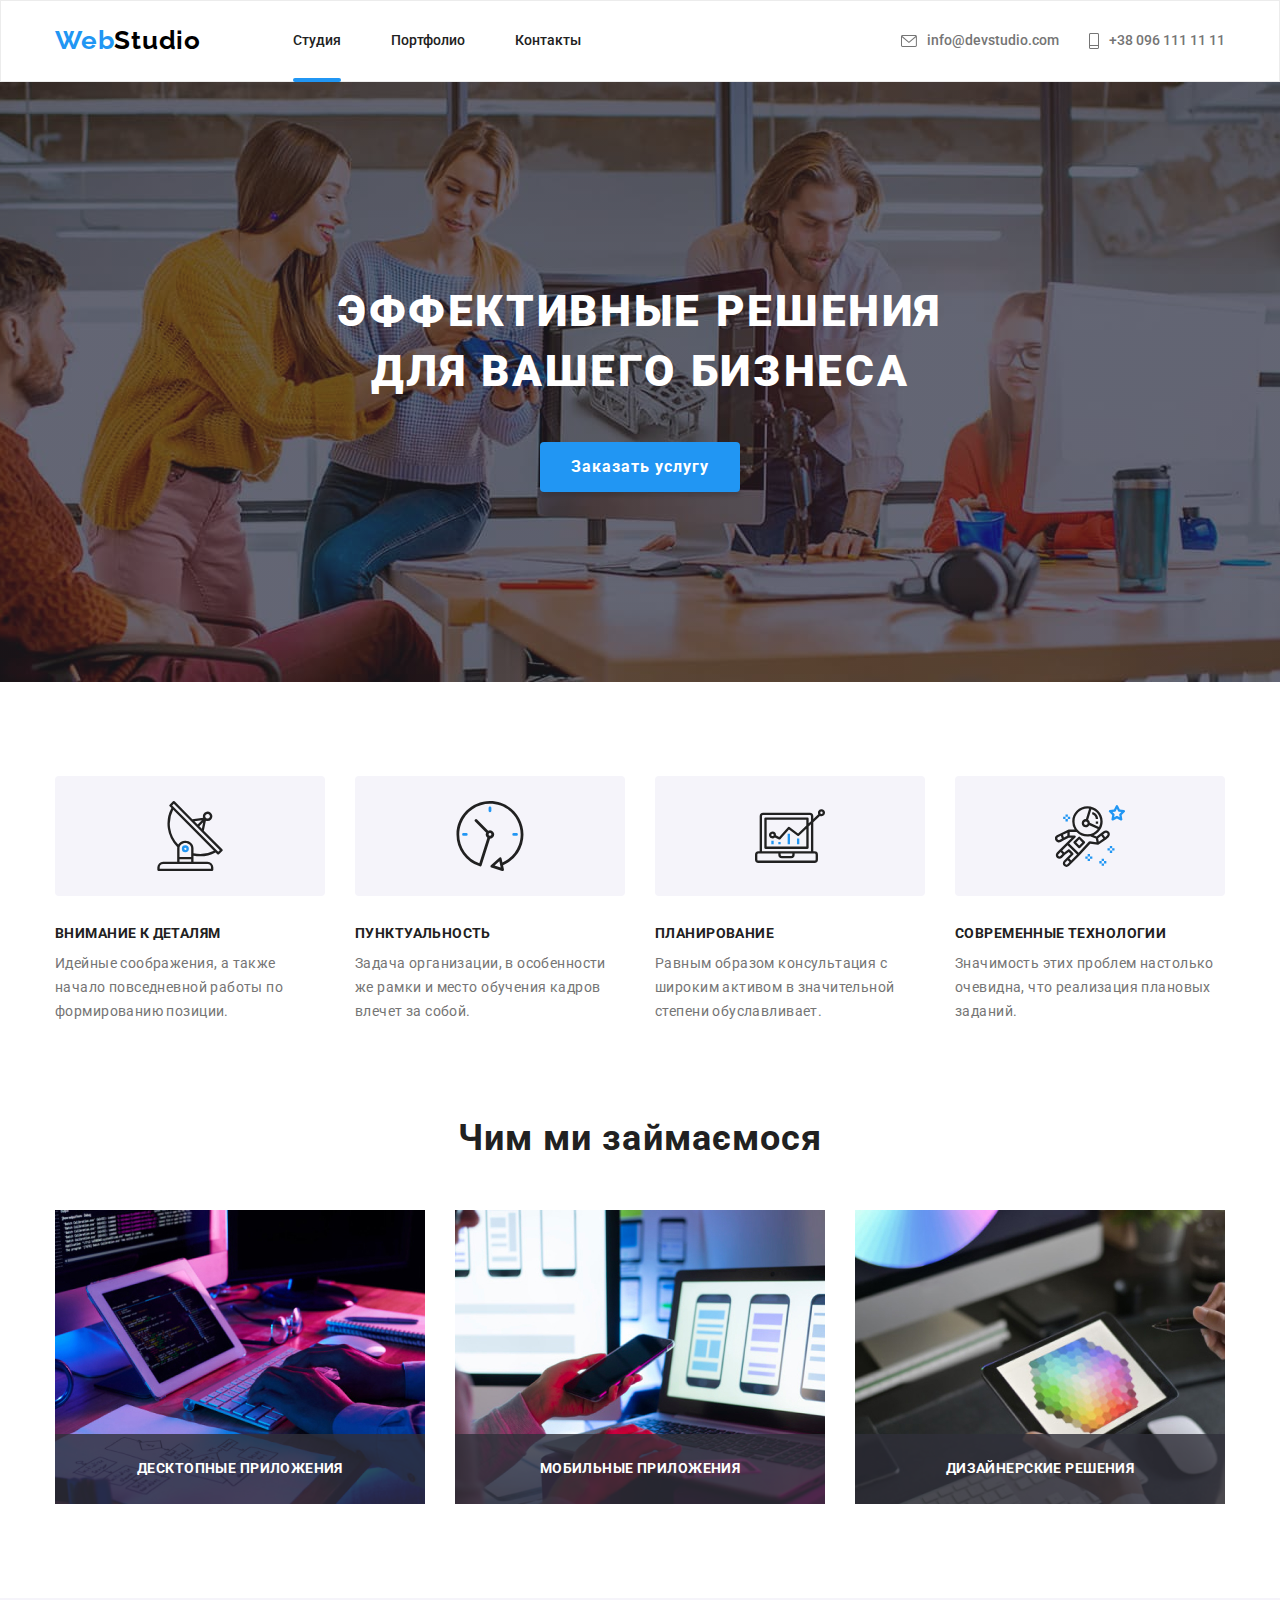
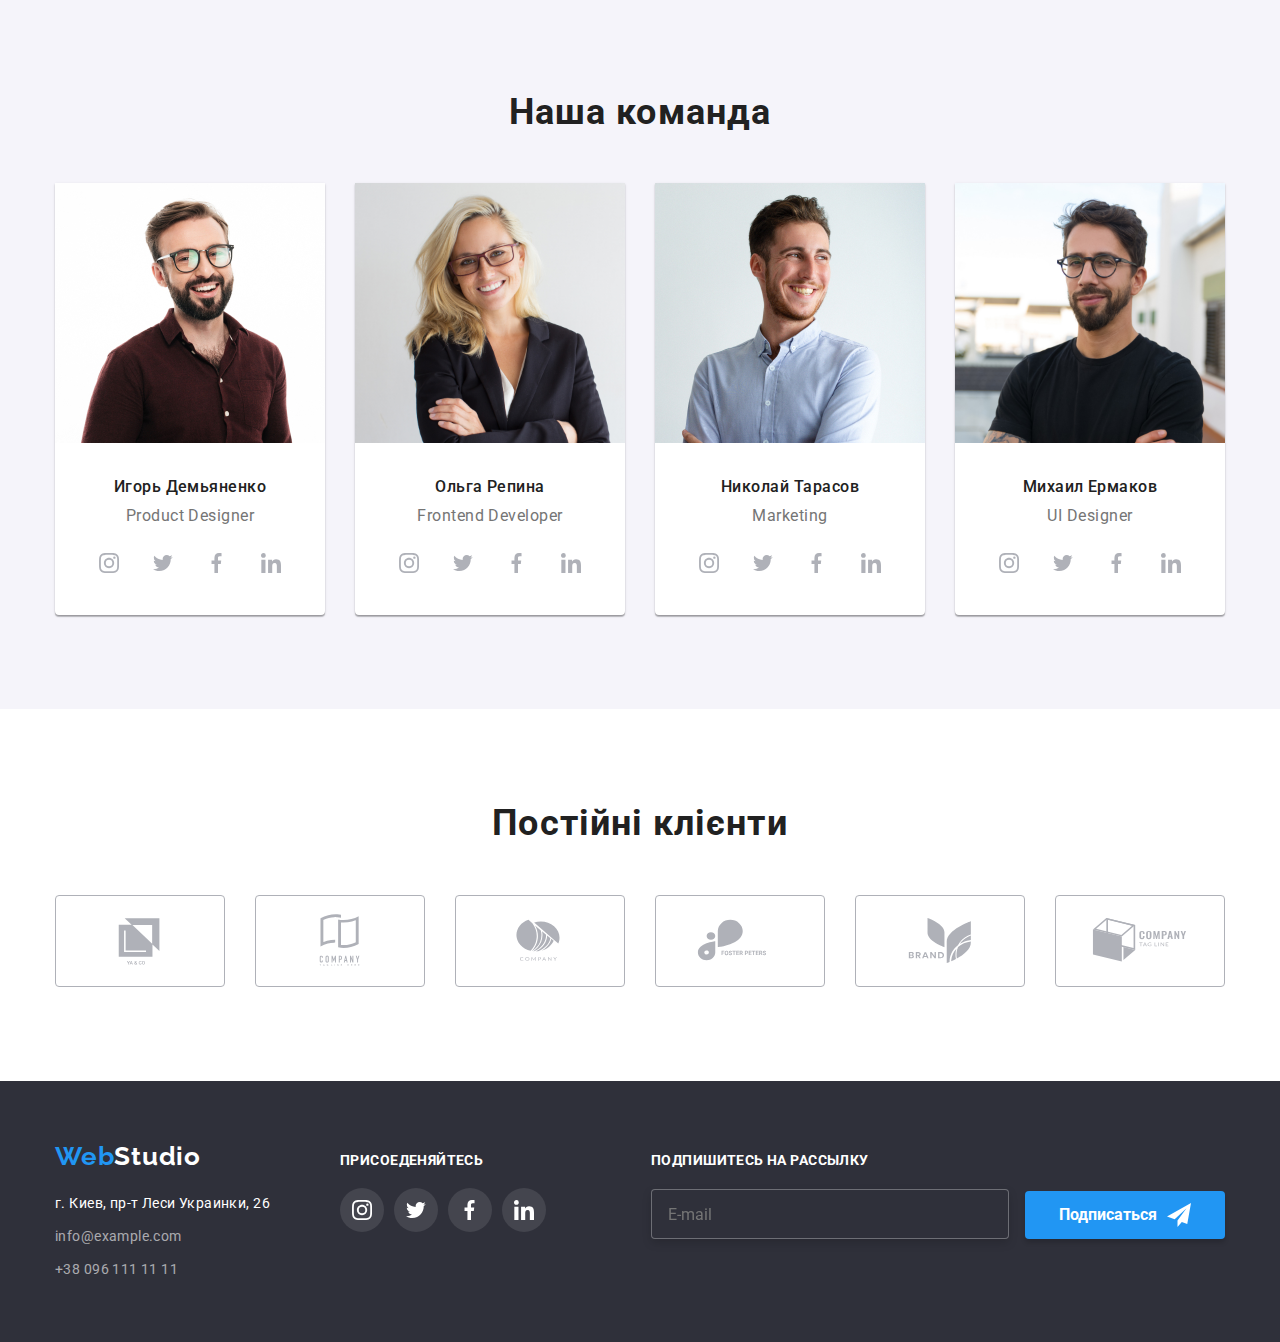
<file: index.html>
<!DOCTYPE html>
<html lang="en">
<head>
    <meta charset="UTF-8">
    <meta http-equiv="X-UA-Compatible" content="IE=edge">
    <meta name="viewport" content="width=device-width, initial-scale=1.0">
    <title>Document</title>
    <link rel="preconnect" href="https://fonts.googleapis.com">
    <link rel="preconnect" href="https://fonts.gstatic.com" crossorigin>
    <link href="https://fonts.googleapis.com/css2?family=Raleway:wght@700&family=Roboto:wght@400;500;700;900&display=swap"
        rel="stylesheet">
    <link rel="stylesheet" href="https://cdnjs.cloudflare.com/ajax/libs/modern-normalize/1.1.0/modern-normalize.min.css">
    <link rel="stylesheet" href="./css/styles.css">
</head>
<body>
    <header class="header">
        <div class="header-container container">
                <nav class="navi">
                    <a class="logo" href="./index.html">
                        <span class="logo__dark">Web</span>Studio
                    </a>
                    <ul class="site-nav">
                        <li class="site-nav__item">
                            <a class="site-nav__link link-current" href="./portfolio.html">Студия</a>
                        </li>
                        <li class="site-nav__item">
                            <a class="site-nav__link" href="./portfolio.html">Портфолио</a>
                        </li>
                        <li class="site-nav__item">
                            <a class="site-nav__link" href="/">Контакты</a>
                        </li>
                    </ul>
                </nav>

                <ul class="contacts">
                    <li class="contacts__icon-mail">
                        <a class="contacts__mail" href="emailto:info@devstudio.com">
                            <svg class="contacts__icon-contacts" height="12" width="16">
                                <use href="./images/symbol-defs.svg#icon-mail" />
                            </svg>
                            info@devstudio.com
                        </a>
                    </li>
                    <li class="contacts__icon-tel">
                        <a class="contacts__phone-number" href="tel:+380961111111">
                            <svg class="contacts__icon-contacts" height="16" width="10">
                                <use href="./images/symbol-defs.svg#icon-tel" />
                            </svg>
                             +38 096 111 11 11 
                        </a>
                    </li>
                </ul>
            </div>
    </header>

    <main>
        <section class="hero">
            <div class="hero_container container">
                <h1 class="hero-title">Эффективные решения для вашего бизнеса</h1>
                <button class="hero-button" type="button" data-modal-open>Заказать услугу</button>
                </div>
        </section>

        <section class="main_middle">
            <div class="main_container container"> 

            <ul class="list">
            <li class="list__middle ">
                <div class="list__icon-el">
                    <svg width="70" height="70">
                        <use href="./images/symbol-defs.svg#icon-antenna"></use>
                        </svg>
                </div>
                <h3 class="list__headlines">Внимание к деталям</h3>
                <p class="list__paragraph">Идейные соображения, а также начало повседневной работы по формированию позиции.</p>
            </li>

            <li class="list__middle ">
                <div class="list__icon-el">
                    <svg  width="70" height="70">
                        <use href="./images/symbol-defs.svg#icon-clock"></use>
                    </svg>
                </div>
                <h2 class="list__headlines">Пунктуальность</h2>
                <p class="list__paragraph">Задача организации, в особенности же рамки и место обучения кадров влечет за собой.</p>
            </li>

            <li class="list__middle">
                <div class="list__icon-el">
                    <svg  width="70" height="70">
                        <use href="./images/symbol-defs.svg#icon-diagram"></use>
                    </svg>
                </div>
                <h2 class="list__headlines">Планирование</h2>
                <p class="list__paragraph">Равным образом консультация с широким активом в значительной степени обуславливает.</p>
            </li>

            <li class="list__middle ">
                <div class="list__icon-el">
                    <svg width="70" height="70">
                        <use href="./images/symbol-defs.svg#icon-astronaut"></use>
                    </svg>
                </div>
                <h2 class="list__headlines">Современные технологии</h2>
                <p class="list__paragraph">Значимость этих проблем настолько очевидна, что реализация плановых заданий.</p>
            </li>

        </ul>

        </div>
        </section>
        <section class="main_center">
            <div class="photo_container container">
            <h2 class="caption">Чим ми займаємося</h2>
            <ul class="main_photos" >
                <li class="photos">
                    <img src="./images/photo.jpg" width="370" alt="Верстка">
                    <div class="services-footer">
                       <h3 class="third-headlines">Десктопные приложения</h3> 
                    </div>
                </li>
                <li class="photos">
                    <img src="./images/photo2.jpg" width="370" alt="Разметка страницы">
                    <div class="services-footer">
                        <h3 class="third-headlines">Мобильные приложения</h3>
                    </div>
                </li>
                <li class="photos">
                    <img src="./images/photo3.jpg" width="370" alt="Внешнее оформление">
                    <div class="services-footer">
                        <h3 class="third-headlines">Дизайнерские решения</h3>
                    </div>
                </li>
            </ul>
            </div>
        </section>

        <section class="our-team">
            <div class="container team_container">
            <h2 class="team">Наша команда</h2>
            <ul class="box">
            <li class="team-box">
                <img src="./images/photo4.jpg" width="270" alt="Чоловік">
                <div class="teammates">
                <h3 class="peoples">Игорь Демьяненко</h3>
                <p class="jobs">Product Designer</p>
                <ul class="social-medias">
                    <li class="social-media">
                        <a class="social-link" href="" aria-label="Instagram">
                            <svg class="social-icon" height="20" width="20">
                                <use href="./images/symbol-defs.svg#icon-instagram" />
                            </svg>
                        </a>
                    </li>
                    <li class="social-media">
                        <a class="social-link" href="" aria-label="Twitter">
                            <svg class="social-icon" height="20" width="20">
                                <use href="./images/symbol-defs.svg#icon-twitter" />
                            </svg>
                        </a>
                    </li>
                    <li class="social-media">
                        <a class="social-link" href="" aria-label="Facebook">
                            <svg class="social-icon" height="20" width="20">
                                <use href="./images/symbol-defs.svg#icon-facebook" />
                            </svg>
                        </a>
                    </li>
                    <li class="social-media">
                        <a class="social-link" href="" aria-label="linkedin-1">
                            <svg class="social-icon" height="20" width="20">
                                <use href="./images/symbol-defs.svg#icon-linkedin-1" />
                            </svg>
                        </a>
                    </li>
                </ul>
                </div>
            </li>
   
       
            <li class="team-box">
                <img src="./images/photo5.jpg" width="270" alt="Жінка">
                <div class="teammates">
                <h3 class="peoples">Ольга Репина</h3>
                <p class="jobs">Frontend Developer</p>
                <ul class="social-medias">
                    <li class="social-media">
                        <a class="social-link" href="" aria-label="Instagram">
                            <svg class="social-icon" height="20" width="20">
                                <use href="./images/symbol-defs.svg#icon-instagram" />
                            </svg>
                        </a>
                    </li>
                    <li class="social-media">
                        <a class="social-link" href="" aria-label="Twitter">
                            <svg class="social-icon" height="20" width="20">
                                <use href="./images/symbol-defs.svg#icon-twitter" />
                            </svg>
                        </a>
                    </li>
                    <li class="social-media">
                        <a class="social-link" href="" aria-label="Facebook">
                            <svg class="social-icon" height="20" width="20">
                                <use href="./images/symbol-defs.svg#icon-facebook" />
                            </svg>
                        </a>
                    </li>
                    <li class="social-media">
                        <a class="social-link" href="" aria-label="linkedin-1">
                            <svg class="social-icon" height="20" width="20">
                                <use href="./images/symbol-defs.svg#icon-linkedin-1" />
                            </svg>
                        </a>
                    </li>
                </ul>
                </div>
            </li>
       
            <li class="team-box">
                <img src="./images/photo16.jpg" width="270" alt="Чоловік">
                <div class="teammates">
                <h3 class="peoples">Николай Тарасов</h3>
                <p class="jobs">Marketing</p>
                <ul class="social-medias">
                    <li class="social-media">
                        <a class="social-link" href="" aria-label="Instagram">
                            <svg class="social-icon" height="20" width="20">
                                <use href="./images/symbol-defs.svg#icon-instagram" />
                            </svg>
                        </a>
                    </li>
                    <li class="social-media">
                        <a class="social-link" href="" aria-label="Twitter">
                            <svg class="social-icon" height="20" width="20">
                                <use href="./images/symbol-defs.svg#icon-twitter" />
                            </svg>
                        </a>
                    </li>
                    <li class="social-media">
                        <a class="social-link" href="" aria-label="Facebook">
                            <svg class="social-icon" height="20" width="20">
                                <use href="./images/symbol-defs.svg#icon-facebook" />
                            </svg>
                        </a>
                    </li>
                    <li class="social-media">
                        <a class="social-link" href="" aria-label="linkedin-1">
                            <svg class="social-icon" height="20" width="20">
                                <use href="./images/symbol-defs.svg#icon-linkedin-1" />
                            </svg>
                        </a>
                    </li>
                </ul>
                </div>
            </li>
 

            <li class="team-box">
                <img src="./images/photo17.jpg" width="270" alt="Чоловік">
                <div class="teammates">
                <h3 class="peoples">Михаил Ермаков</h3>
                <p class="jobs">UI Designer</p>
                
                 <ul class="social-medias">
                <li class="social-media">
                    <a class="social-link" href="" aria-label="Instagram">
                        <svg class="social-icon" height="20" width="20">
                            <use href="./images/symbol-defs.svg#icon-instagram" />
                        </svg>
                    </a>
                </li>
                <li class="social-media">
                    <a class="social-link" href="" aria-label="Twitter">
                        <svg class="social-icon" height="20" width="20">
                            <use href="./images/symbol-defs.svg#icon-twitter" />
                        </svg>
                    </a>
                </li>
                <li class="social-media">
                    <a class="social-link" href="" aria-label="Facebook">
                        <svg class="social-icon" height="20" width="20">
                            <use href="./images/symbol-defs.svg#icon-facebook" />
                        </svg>
                    </a>
                </li>
                <li class="social-media">
                    <a class="social-link" href="" aria-label="linkedin-1">
                        <svg class="social-icon" height="20" width="20">
                            <use href="./images/symbol-defs.svg#icon-linkedin-1" />
                        </svg>
                    </a>
                </li>
            </ul>
             </div>
            </li>
        </ul>
        </div>
    </section> 
    <section class="our_clients">
        <div class="container container-logo">
        <h2 class="regular_clients">Постійні клієнти</h2>
        <ul class="photo-logo">
            <li class="mainlogo">
            <a class="log" href="">
                <svg  class="third_logo logo_1" width="106" height="60">
                <use  href="./images/symbol-defs.svg#icon-Logo1"></use>
                </svg>
            </a>
            </li>
            <li class="mainlogo">
            <a class="log" href="">
                <svg class="third_logo logo_2" width="106" height="60">
                    <use href="./images/symbol-defs.svg#icon-Logo2"></use>
                </svg>
            </a>
            </li>
            <li class="mainlogo">
            <a class="log" href=""> 
                <svg class="third_logo logo_3" width="106" height="60">
                    <use href="./images/symbol-defs.svg#icon-Logo3"></use>
                </svg>
            </a>
            </li>
            <li class="mainlogo">
            <a class="log" href=""> 
                <svg class="third_logo logo_4" width="106" height="60">
                    <use href="./images/symbol-defs.svg#icon-Logo4"></use>
                </svg>
            </a>
            </li>
            <li class="mainlogo">
            <a class="log" href="">
                <svg class="third_logo logo_5" width="106" height="60">
                    <use href="./images/symbol-defs.svg#icon-Logo5"></use>
                </svg>
            </a>
            </li>
            <li class="mainlogo">
            <a class="log" href="">
                <svg class=" third_logo logo_6" width="106" height="60">
                    <use href="./images/symbol-defs.svg#icon-Logo6"></use>
                </svg>
            </a>
            </li>
        
        </ul>
        </div>

    </section>
</main>
<section class="all-footer">
    <footer class="ftr_container">
        <div class=" container container_footer">
            <div class="footer_cont">
                <a class="footer-logo" href="">
                    <span class="logo__light">Web</span>Studio
                </a>
                <address class="just-contacts">
                    <ul class="footer-contacts">
                        <li class="cont">
                            <a class="location" href="https://bit.ly/3pXMvUd" target="_blank" rel="noopener noreferrer">г.
                                Киев, пр-т
                                Леси Украинки, 26</a>
                        </li>
                        <li class="cont">
                            <a class="email" href="mailto:info@devstudio.com">info@example.com</a>
                        </li>
                        <li class="cont">
                            <a class="number" href="tel:+380961111111">+38 096 111 11 11</a>
                        </li>
                    </ul>
            </div>
            <div class="join">
                <p class="invite">Присоеденяйтесь</p>
                <ul class="social-medias">
                    <li class="social-media">
                        <a class="social-link social-ftr" href="" aria-label="Instagram">
                            <svg class="social-icons" height="20" width="20">
                                <use href="./images/symbol-defs.svg#icon-instagram" />
                            </svg>
                        </a>
                    </li>
                    <li class="social-media">
                        <a class="social-link social-ftr" href="" aria-label="Twitter">
                            <svg class="social-icons" height="20" width="20">
                                <use href="./images/symbol-defs.svg#icon-twitter"/>
                            </svg>
                        </a>
                    </li>
                    <li class="social-media">
                        <a class="social-link social-ftr" href="" aria-label="Facebook">
                            <svg class="social-icons" height="20" width="20">
                                <use href="./images/symbol-defs.svg#icon-facebook" />
                            </svg>
                        </a>
                    </li>
                    <li class="social-media">
                        <a class="social-link social-ftr" href="" aria-label="linkedin-1">
                            <svg class="social-icons" height="20" width="20">
                                <use href="./images/symbol-defs.svg#icon-linkedin-1" />
                            </svg>
                        </a>
                    </li>
                </ul>
            </div>
            <div class="footer-div">
                <p class="subscribe">Подпишитесь на рассылку</p>
                <label class="label-footer">
                    <input class="input-footer" type="email" placeholder="E-mail" name="email">
                </label>

                <button class="submit-btn" type="submit">
                    Подписаться
                    
                    <svg class="social-icons-telegram" height="24" width="24">
                        <use href="./images/symbol-defs.svg#icon-icon-send" />
                    </svg>
                </button>
            </div>
            </address>
        </div>
    </footer>
</section>
<!--modal window-->
<div class="backdrop is-hidden" data-modal>
    <div class="modal">
        <button class="btn-modal" type="button" data-modal-close>
            <svg class="icon-close-black-18dp-2-1" width="18" height="18">
                <use class="dagger" href="./images/symbol-defs.svg#icon-close-black-18dp-2-1"></use>
            </svg>
        </button>
        <form class="register-form" name="register-form">
            <strong class="register-form-title">Оставьте свои данные, мы вам перезвоним</strong>
            <div class="register-form-group">
        
                <label class="register-form-field">
                    <span class="registers-contacts">Имя</span>
                    <div class="register-div">
                    <input class="register-form-input" type="text" name="username" required minlength="3" placeholder="&nbsp;">
                    <svg class="register-form-icon" width="18" height="18">
                        <use class="name" href="./images/symbol-defs.svg#icon-person-black-18dp"></use>
                    </svg>
                    </div>
                </label>
        
                <label class="register-form-field">
                    <span class="registers-contacts">Телефон</span>
                    <div class="register-div">
                    <input class="register-form-input" type="text" name="user-phone" required minlength="3" placeholder="&nbsp;">
                    <svg class="register-form-icon" width="18" height="18">
                        <use class="form-number" href="./images/symbol-defs.svg#icon-phone-black-18dp"></use>
                    </svg>
                    </div>
                </label>
        
                <label class="register-form-field">
                    <span class="registers-contacts">Почта</span>
                    <div class="register-div">
                    <input class="register-form-input" type="text" name="user-mail" required minlength="3" placeholder="&nbsp;">
                    <svg class="register-form-icon" width="18" height="18">
                        <use class="form-mail" href="./images/symbol-defs.svg#icon-email-black-18dp"></use>
                    </svg>
                    </div>
                </label>
        
                <label class="register-form-field">
                    <span class="registers-contacts">Комментарий</span>
                    <textarea class="register-form-message" name="comments" rows="5" placeholder="Введите текст"></textarea>
                </label>
            </div>

            <label class="register-form-agreement">
                <input class="register-form-checkbox visually-hidden" type="checkbox" name="" id="" />
                <span class="icon">
                
                </span>
                <span class="register-form-desc">
                    Соглашаюсь с рассылкой и принимаю 
                    <a class="register-form-link" href="" target="_blank">Условия договора</a>
                </span>
            </label>
            
            <button class="register-form-btn"  type="submit">Отправить</button>
        </form>
    </div>
</div>
<script src="./js/modal.js"></script>
</body>
</html>
</file>
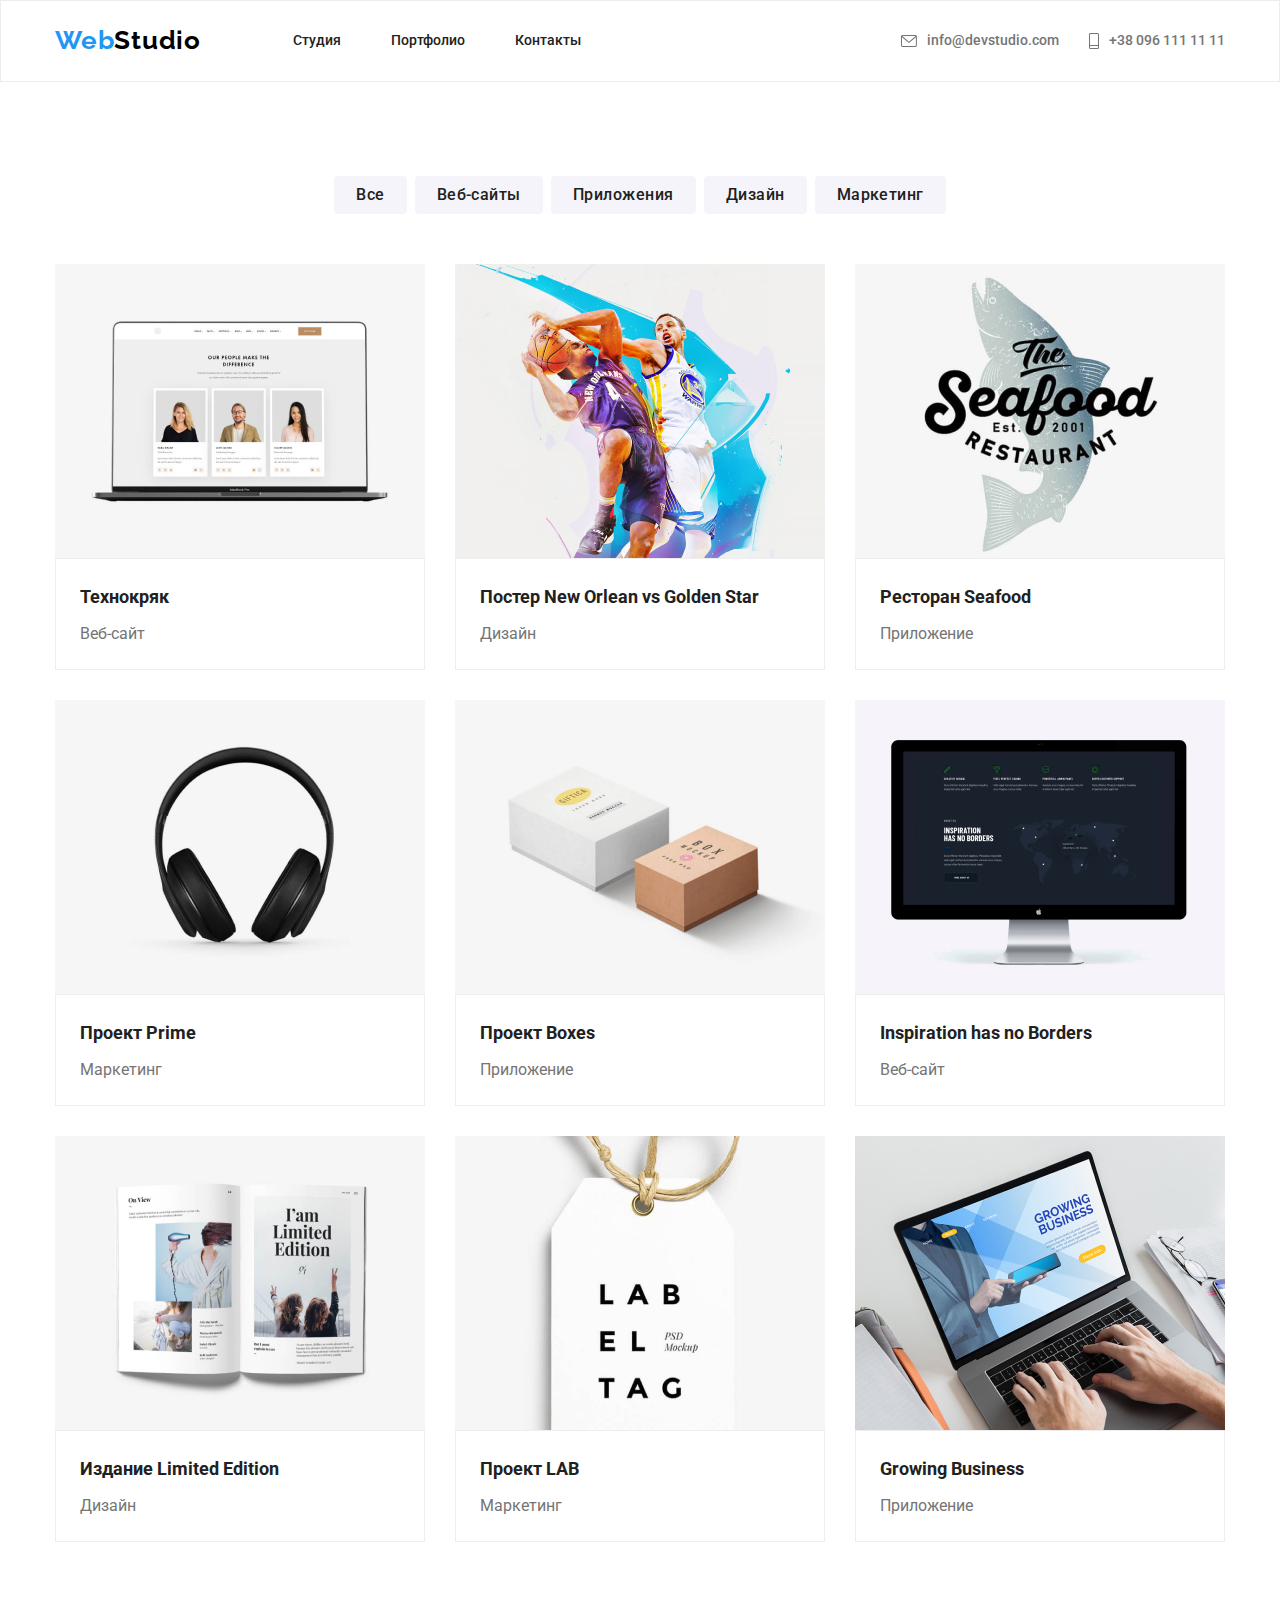
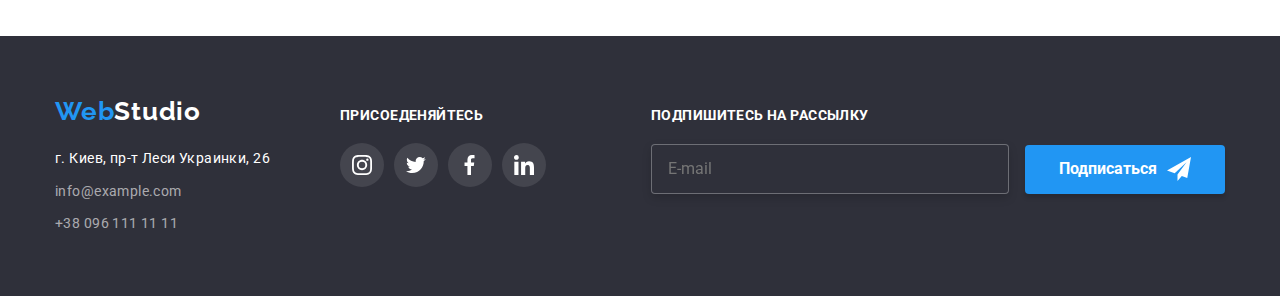
<file: portfolio.html>
<!DOCTYPE html>
<html lang="en">
<head>
    <meta charset="UTF-8">
    <meta http-equiv="X-UA-Compatible" content="IE=edge">
    <meta name="viewport" content="width=device-width, initial-scale=1.0">
    <title>Document</title>
    <link rel="preconnect" href="https://fonts.googleapis.com">
    <link rel="preconnect" href="https://fonts.gstatic.com" crossorigin>
    <link href="https://fonts.googleapis.com/css2?family=Raleway:wght@700&family=Roboto:wght@400;500;700;900&display=swap"
        rel="stylesheet">
    <link rel="stylesheet" href="https://cdnjs.cloudflare.com/ajax/libs/modern-normalize/1.1.0/modern-normalize.min.css">
    <link rel="stylesheet" href="./css/styles.css">
</head>
<body>
    <header class="header">
        <div  class="header__container container"> 
           <nav class="navi">
               <a class="logo" href="./index.html">
                 <span>Web</span>Studio
                </a>

        <ul class="site-nav">
            <li class="site-nav__item">
                <a class="site-nav__link" href="./index.html">Студия</a>
            </li>
            <li  class="site-nav__item">
                <a class="site-nav__link" href="./portfolio.html">Портфолио</a>
            </li>
            <li  class="site-nav__item">
                <a class="site-nav__link" href="/">Контакты</a>
            </li>
        </ul>
     </nav>
    
    <ul class="contacts">
        <li class="contacts__icon-mail">
            <a class="contacts__mail" href="emailto:info@devstudio.com">
                <svg class="contacts__icon-contacts" height="12" width="16">
                    <use href="./images/symbol-defs.svg#icon-mail" />
                </svg>
                info@devstudio.com 
              
            </a>
        </li>
        <li class="contacts__icon-tel">
            <a class="contacts__phone-number" href="tel:+380961111111"> 
                <svg class="contacts__icon-contacts" height="16" width="10">
                    <use href="./images/symbol-defs.svg#icon-tel" />
                </svg>
                +38 096 111 11 11 
               
            </a>
        </li>
    </ul>
    </div>
    </header>
    <main class="all-cont">
        <section class="portfolio-section">
            <div class="container container-menu">
            <ul class="btns">
                <li>
                    <button class="modal-btn" type="button">Все</button>
                </li>
                <li>
                    <button class="modal-btn" type="button">Веб-сайты</button>
                </li>
                <li>
                    <button class="modal-btn" type="button">Приложения</button>
                </li>
                <li>
                    <button class="modal-btn" type="button">Дизайн</button>
                </li>
                <li>
                    <button class="modal-btn" type="button">Маркетинг</button>
                </li>
            </ul>
            <ul class="project-work">
                <li class="flex-photos">
                    <a class="reference" href=""> 
                       <div class="card-thumb">
                        <img class="port-img" src="./images/photo6.jpg" alt="Сайт" width="370" height="294">
                        <div class="overlay overlay-is-hidden">
                            <p class="overlay-desc">Ресурс предлагает комплексные предложения с разным уровнем функционала и сервисов. Все это позволит посетителю получить
                            исчерпывающие сведения о компании или частном лице.</p>
                        </div>
                       </div>
                        <div class="portfolio-photo">
                    <h2 class="project">Технокряк</h2>
                    <p class="project-text">Веб-сайт</p>
                    </div>
                    </a>
                </li>
            
                <li class="flex-photos">
                    <a class="reference" href="">
                          <div class="card-thumb">
                        <img class="port-img" src="./images/photo7.jpg" alt="Дизайн" width="370" height="294">
                        <div class="overlay overlay-is-hidden">
                            <p class="overlay-desc">Ресурс предлагает комплексные предложения с разным уровнем функционала и сервисов. Все это
                                позволит посетителю получить
                                исчерпывающие сведения о компании или частном лице.</p>
                        </div>
                          </div>
                        <div class="portfolio-photo">
                    <h2 class="project">Постер New Orlean vs Golden Star</h2>
                    <p class="project-text">Дизайн</p>
                        </div>
                    </a>
                </li>
             
                <li class="flex-photos">
                    <a class="reference" href="">
                         <div class="card-thumb">
                     <img class="port-img"  src="./images/photo8.jpg" alt="Додаток" width="370" height="294">
                    <div class="overlay overlay-is-hidden">
                        <p class="overlay-desc">Ресурс предлагает комплексные предложения с разным уровнем функционала и сервисов. Все это
                            позволит посетителю получить
                            исчерпывающие сведения о компании или частном лице.</p>
                    </div>
                         </div>
                    <div class="portfolio-photo">
                    <h2 class="project">Ресторан Seafood</h2>
                    <p class="project-text">Приложение</p>
                    </div>
                    </a>
                </li>
               
                <li class="flex-photos">
                    <a class="reference" href="">
                            <div class="card-thumb">
                         <img class="port-img"  src="./images/photo9.jpg" alt="Маркетинг" width="370" height="294">
                        <div class="overlay overlay-is-hidden">
                            <p class="overlay-desc">Ресурс предлагает комплексные предложения с разным уровнем функционала и сервисов. Все это
                                позволит посетителю получить
                                исчерпывающие сведения о компании или частном лице.</p>
                        </div>
                            </div>
                        <div class="portfolio-photo">
                    <h2 class="project">Проект Prime</h2>
                    <p class="project-text">Маркетинг</p>
                        </div>
                    </a>
                </li>
                
                <li class="flex-photos">
                    <a class="reference" href="">
                            <div class="card-thumb">
                         <img class="port-img"  src="./images/photo10.jpg" alt="Проект" width="370" height="294">
                        <div class="overlay overlay-is-hidden">
                            <p class="overlay-desc">Ресурс предлагает комплексные предложения с разным уровнем функционала и сервисов. Все это
                                позволит посетителю получить
                                исчерпывающие сведения о компании или частном лице.</p>
                        </div>
                            </div>
                        <div class="portfolio-photo">
                    <h2 class="project">Проект Boxes</h2>
                    <p class="project-text">Приложение</p>
                        </div>
                    </a>
                </li>
            
                <li class="flex-photos">
                    <a class="reference" href="">
                            <div class="card-thumb">
                        <img class="port-img"  src="./images/photo11.jpg" alt="Веб-сайт" width="370" height="294">
                        <div class="overlay overlay-is-hidden">
                            <p class="overlay-desc">Ресурс предлагает комплексные предложения с разным уровнем функционала и сервисов. Все это
                                позволит посетителю получить
                                исчерпывающие сведения о компании или частном лице.</p>
                        </div>
                            </div>
                        <div class="portfolio-photo">
                    <h2 class="project">Inspiration has no Borders</h2>
                    <p class="project-text">Веб-сайт</p>
                        </div>
                    </a>
                </li>
              
                <li class="flex-photos">
                    <a class="reference" href="">
                            <div class="card-thumb">
                         <img class="port-img"  src="./images/photo12.jpg" alt="Видання" width="370" height="294">
                        <div class="overlay overlay-is-hidden">
                            <p class="overlay-desc">Ресурс предлагает комплексные предложения с разным уровнем функционала и сервисов. Все это
                                позволит посетителю получить
                                исчерпывающие сведения о компании или частном лице.</p>
                        </div>
                            </div>
                        <div class="portfolio-photo">
                    <h2 class="project">Издание Limited Edition</h2>
                    <p class="project-text">Дизайн</p>
                        </div>
                    </a>
                </li>
              
                <li class="flex-photos">
                    <a class="reference" href="">
                            <div class="card-thumb">
                         <img class="port-img"  src="./images/photo13.jpg" alt="Проект" width="370" height="294">
                        <div class="overlay overlay-is-hidden">
                            <p class="overlay-desc">Ресурс предлагает комплексные предложения с разным уровнем функционала и сервисов. Все это
                                позволит посетителю получить
                                исчерпывающие сведения о компании или частном лице.</p>
                        </div>
                            </div>
                        <div class="portfolio-photo">
                    <h2 class="project">Проект LAB</h2>
                    <p class="project-text">Маркетинг</p>
                        </div>
                    </a>
                </li>
          
                <li class="flex-photos">
                    <a class="reference" href="">
                            <div class="card-thumb">
                         <img class="port-img" src="./images/photo14.jpg" alt="Програма" width="370" height="294">
                        <div class="overlay overlay-is-hidden">
                            <p class="overlay-desc">Ресурс предлагает комплексные предложения с разным уровнем функционала и сервисов. Все это
                                позволит посетителю получить
                                исчерпывающие сведения о компании или частном лице.</p>
                        </div>
                            </div>
                        <div class="portfolio-photo">
                    <h2 class="project">Growing Business</h2>
                    <p class="project-text">Приложение</p>
                        </div>
                    </a>
                </li>
            </ul>
            </div>
            </section>
            <footer class="ftr_container">
                <div class=" container container_footer">
                    <div class="footer_cont">
                <a class="footer-logo" href="">
                    <span>Web</span>Studio
                </a>
                <address class="just-contacts">
                        <ul class="footer-contacts">
                            <li class="cont">
                                <a class="location" href="https://bit.ly/3pXMvUd" target="_blank" rel="noopener noreferrer">г. Киев, пр-т
                                    Леси Украинки, 26
                                </a>
                            </li>
                            <li class="cont">
                                <a class="email" href="mailto:info@devstudio.com">info@example.com
                                </a>
                            </li>
                            <li class="cont">
                                <a class="number" href="tel:+380961111111">+38 096 111 11 11
                                </a>
                            </li>
                        </ul>
                    </div>
                    <div class="join">
                        <h2 class="invite">Присоеденяйтесь</h2>
                        <ul class="social-medias">
                            <li class="social-media">
                                <a class="social-link" href="" aria-label="Instagram">
                                    <svg class="social-icons" height="20" width="20">
                                        <use href="./images/symbol-defs.svg#icon-instagram" />
                                    </svg>
                                </a>
                            </li>
                            <li class="social-media">
                                <a class="social-link" href="" aria-label="Twitter">
                                    <svg class="social-icons" height="20" width="20">
                                        <use href="./images/symbol-defs.svg#icon-twitter" />
                                    </svg>
                                </a>
                            </li>
                            <li class="social-media">
                                <a class="social-link" href="" aria-label="Facebook">
                                    <svg class="social-icons" height="20" width="20">
                                        <use href="./images/symbol-defs.svg#icon-facebook" />
                                    </svg>
                                </a>
                            </li>
                            <li class="social-media">
                                <a class="social-link" href="" aria-label="linkedin-1">
                                    <svg class="social-icons" height="20" width="20">
                                        <use href="./images/symbol-defs.svg#icon-linkedin-1" />
                                    </svg>
                                </a>
                            </li>
                        </ul>
                    </div>
                    <div class="footer-div">
                        <p class="subscribe">Подпишитесь на рассылку</p>
                        <label class="label-footer">
                            <input class="input-footer" type="email" placeholder="E-mail" name="email">
                        </label>
                        <button class="submit-btn" type="submit">
                            Подписаться
                    
                            <svg class="social-icons-telegram" height="24" width="24">
                                <use href="./images/symbol-defs.svg#icon-icon-send" />
                            </svg>
                        </button>
                    </div>
                </address>
                </div>
            </footer>
    </main>
</body>
</html>
</file>
<file: css/styles.css>
*,
*::before,
*::after {
    box-sizing: border-box;
}

.container {
    margin:0 auto;
    padding: 0 15px;
    width: 1200px;

} 


ul {
    list-style: none;
    padding: 0;
    margin: 0;
}
p {
    padding: 0;
    margin: 0;
}
h2 {
padding: 0;
margin: 0;
}


h3 {
    padding: 0;
    margin: 0;
    text-decoration: none;
    list-style: none;

}
li {
    list-style: none;
}



/**
  |============================
  | ЛОГО.ХЕДЕР
  |============================
*/
.site-nav__item {
    position: relative;
}
.link-current::after {
    content: "";
    position: absolute;
    bottom: -1.5%;
    left: 0;
    display: block;
    
    width: 100%;
    height: 4px;
    background-color: #2196F3;
    border-radius: 2px;
}

.header {
    background-color: var(--primary-white-color);
    border: 1px solid #ECECEC;
    z-index: 100;
}

.logo {
    color: var(--main-black-color);
    width: 145px;
    height: 31px;
    left: 215px;
    top: 24px;

    font-family: 'Raleway', sans-serif;
    font-style: normal;
    font-weight: 700;
    font-size: 26px;
    line-height: 1.19;
    text-decoration: none;
    letter-spacing: 0.03em;

    padding-top: 24px;
    padding-bottom: 25px;
    margin-right: 93px;
}

span {
    color: var(--accent-color);
}

.header>.container {
    display: flex;
    justify-content: space-between;
}

.navi {
    display: flex;
}


.site-nav {
    display: flex;
}


.site-nav .site-nav__item {
    margin-right: 50px;
}

.site-nav .site-nav__item:last-child {
    margin-right: 0;
}

.site-nav .site-nav__link {
    display: flex;
    padding-top: 32px;
    padding-bottom: 32px;
    font-weight: 500;
    font-size: 14px;
    line-height: 1.14;
    color: var(--title-text-color);
}


.contacts {
    display: flex;
}

.link-current {
    color: var(--accent-color);
}



.site-nav .site-nav__link:hover,
.site-nav .site-nav__link:focus {
    color: var(--accent-color);
}

.site-nav__link {
    text-decoration: none;

    transition-duration: 250ms;
    transition-property: color;
    transition-timing-function: cubic-bezier(0.4, 0, 0.2, 1);
}



.contacts .contacts__icon-mail+.contacts__icon-tel {
    margin-left: 30px;
}


.contacts__mail {
    display: flex;
    align-items: center;
    padding-top: 32px;
    padding-bottom: 32px;

    color: var(--primary-gray-color);
    font-weight: 500;
    font-size: 14px;
    line-height: 1.14;
    text-decoration: none;

    transition-duration:250ms;
    transition-property: color;
    transition-timing-function: cubic-bezier(0.4, 0, 0.2, 1);
    
}

.contacts__phone-number {
    display: flex;
    align-content: center;
    color: var(--primary-gray-color);
    font-weight: 500;
    font-size: 14px;
    line-height: 1.14;
    text-decoration: none;
    padding-top: 32px;
    padding-bottom: 32px;

    transition-duration: 250ms;
    transition-timing-function: cubic-bezier(0.4, 0, 0.2, 1);
    transition-property: color; 
}

.contacts .contacts__mail:hover,
.contacts .contacts__mail:focus {
    color: var(--accent-color);

}

.contacts__phone-number:hover,
.contacts__phone-number:focus {
    color: var(--accent-color);
}


.contacts__icon-contacts {
    margin-right: 10px;
    align-items: center;
    fill: #757575;

    transition-duration: 250ms;
    transition-timing-function: cubic-bezier(0.4, 0, 0.2, 1);
    transition-property: fill;
}

.contacts__mail:hover .contacts__icon-contacts,
.contacts__mail:focus .icon-contacts {
    fill: #2196F3;
}

.contacts__phone-number:hover .contacts__icon-contacts,
.contacts__phone-number:focus .contacts__icon-contacts {
    fill: #2196F3;
}




/**
  |============================
  | БЕК ГРАУНД
  |============================
*/

.hero_container{
display: flex;
flex-direction: column;
justify-content: center;
align-items: center;
max-width: 700px;
}

.hero {
    padding-top: 200px;
    padding-bottom: 200px;

    background-color: #2F303A;

    max-width: 1600px;
        height: 600px;
        margin-left: auto;
        margin-right: auto;
    
        background-image: linear-gradient(to right, rgba(47, 48, 58, 0.4), rgba(47, 48, 58, 0.4)), url(../images/bg_photo.jpg);
        background-repeat: no-repeat;
        background-position: center;
        background-size: cover;
}

.hero-title {
    font-weight: 900;
        font-size: 44px;
        line-height: 1.36;
        margin-bottom: 40px;
        /* or 136% */
    
        text-align: center;
        letter-spacing: 0.06em;
        text-transform: uppercase;
        color: var(--primary-white-color);
}
.hero-button {
        background: var(--accent-color);
        box-shadow: 0px 4px 4px rgba(0, 0, 0, 0.15);
        border-radius: 4px;
        font-weight: 700;
            font-size: 16px;
            line-height: 1.37;
            letter-spacing: 0.06em;
            color: var(--primary-white-color);
            border: none;
            width: 200px;
            height: 50px;
            left: 700px;
            top: 430px;  

            transition-duration: 250ms;
            transition-timing-function: cubic-bezier(0.4, 0, 0.2, 1);
            transition-property: background;

}

.hero-title {
    margin-bottom: 40px;
    margin-top: 0;
}




 /**
  |============================
  | СПИСОК КАРТИНОК І ОПИС ЇХ
  |============================
*/


.list__icon-el {
    border-radius: 4px;
    display: flex;
    height: 120px;
    background-size: contain;
    background-repeat: no-repeat;
    background-position: center;
    background-color: #F5F4FA;
    justify-content: center;
    align-items: center;

}

.list__middle {
    width: 250px;
}


.list {
    display: flex;
   justify-content: space-between;
   gap: 30px;
}

.list__middle {
     width: 270px; 
}
.main_container {
    padding-left: 15px;
    padding-right: 15px;
    margin-left: auto;
    margin-left: auto;
}

.main_middle {
    padding-top: 94px;
    padding-bottom: 47px;
    background-color: #fff;
}

.list__headlines {
    margin-top: 30px;
    font-weight: 700;
        font-size: 14px;
        line-height: 1.14;
        letter-spacing: 0.03em;
        text-transform: uppercase;
    
        color:var(--title-text-color);
}

.list__paragraph {
        font-weight: 400;
        font-size: 14px;
        line-height: 1.71;
        letter-spacing: 0.03em;
        color: var(--primary-gray-color);
        
}
.list__paragraph {
    margin-bottom: 0;
    margin-top: 10px;
}





/**
  |============================
  | ЧИМ МИ ЗАЙМАЄМОСЬ
  |============================
*/

 .third-headlines   {
    font-family: 'Roboto';
        font-style: normal;
        font-weight: 700;
        font-size: 14px;
        line-height: 1.14;
        text-align: center;
        letter-spacing: 0.03em;
        text-transform: uppercase;
        color: #FFFFFF;
 }
 .photos {
    position: relative;
 }
 .services-footer {
    position: absolute;
    left: 0px;
    bottom: 0px;
    width: 370px;
    height: 70px;
    display: flex;
    justify-content: center;
    align-items: center;

    background: rgba(47, 48, 58, 0.8);
 }
 .third-headlines {
    justify-content: center;
    align-items: center;
 }
.main_center {
   padding-top: 47px;
   padding-bottom: 94px;
   background-color: #FFFFFF;
}

.photo_container .caption {
    padding-top: 0;
}
.caption {
    margin-top: 0;

    padding-top: 0;
}

.photo_container .photos {
    display: flex;
}
.main_photos {
    display: flex;
    gap: 30px;
    margin-top: 50px;
}

.photos {
    display: flex;

}

.caption {
    font-weight: 700;
        font-size: 36px;
        line-height: 1.16;
        text-align: center;
        letter-spacing: 0.03em;
    
        color:var(--title-text-color);
}

.caption {
    padding-top: 94px;
}





/**
  |============================
  | КОМАНДА
  |============================
*/

.teammates {
    padding: 30px 32px;
}
.our-team {
    padding-top: 94px ;
    padding-bottom: 94px;
    background-color: #F5F4FA;;
}

.cont{
    margin-bottom: 9px;
}

.social-medias {
    display: flex;
    list-style: none;
    margin: 0;
    padding: 0;
}

.social-link {
    border-radius: 50%;
    width: 44px;
    height: 44px;
    display: flex;
    justify-content: center;
    align-items: center;
    
    

    transition-duration: 250ms;
    transition-property: color;
    transition-timing-function: cubic-bezier(0.4, 0, 0.2, 1);
}
.social-media {
    gap: 10px;
}
.social-medias {
    justify-content: center;
    align-items: center;
    
}

.social-link:hover .social-icon,
.social-link:focus .social-icon {
    fill: #FFFFFF;
}
.social-icon {
    fill: #afb1b8;
}
.social-icon:hover {
    background-color: #2196F3;
}
.social-icons {
    fill: white;

    transition-duration: 250ms;
    transition-property: fill;
    transition-timing-function: cubic-bezier(0.4, 0, 0.2, 1);
}

.team-box {
    
    box-sizing: border-box;
    box-shadow: 0px 1px 3px rgba(0, 0, 0, 0.12), 0px 1px 1px rgba(0, 0, 0, 0.14), 0px 2px 1px rgba(0, 0, 0, 0.2);
    border-radius: 0px 0px 4px 4px;
    background-color: var(--primary-white-color);
    border-radius: 0px 0px 4px 4px;
}


 .team {
    display: block;
    justify-content: center;
    align-content: center;
    text-align: center;
    margin-bottom: 50px;
}

.peoples {
    justify-content: center;
    display: flex;
    margin-bottom: 10px; 
}
.jobs {
    justify-content: center;
    display: flex;
    margin-bottom: 16px;
   
}

.team {
    font-weight: 700;
        font-size: 36px;
        line-height: 1.16;
        letter-spacing: 0.03em;
    
        color:var(--title-text-color);
}

.jobs {
    font-weight: 400;
        font-size: 16px;
        line-height: 1.18;
        /* identical to box height */
        letter-spacing: 0.03em;
    
        color:var(--primary-gray-color);
}

.peoples {
    font-weight: 500;
        font-size: 16px;
        line-height: 1.18;
        /* identical to box height */
        letter-spacing: 0.03em;
    
        color:var(--title-text-color);
}

.box {
    display: flex;
    gap: 30px;
}




/**
  |============================
  | ПОСТІЙНІ КЛІЄНТИ 
  |============================
*/

.regular_clients {
    color: #212121;
    font-weight: 700;
        font-size: 36px;
        line-height: 1.16;
        text-align: center;
        letter-spacing: 0.03em;
        margin-bottom: 50px;
}


.our_clients {
    background-color: #FFFFFF;
    padding-top: 94px;
    padding-bottom: 94px;
}

.photo-logo {
    display: flex;
    justify-content: center;
    align-items: center;

}

.log {
    display: flex;
    justify-content: center;
    align-items: center;

    width: 170px;
    height: 92px;
    border: 1px solid #AFB1B8;
    border-radius: 4px;
}
.log:hover,
.log:focus {
    border-color: #2196F3;
}
.mainlogo {
margin-right: 30px;
}
.mainlogo:hover,
.mainlogo:focus {
    border-color: #2196F3;
}

.mainlogo:last-child {
    margin: 0;
}


.log:hover .third_logo,
.log:focus .third_logo {
    fill: #2196F3;
    
}

.log {
    display: flex;
    justify-content: center;
    align-items: center;
    
        width: 170px;
        height: 92px;
        border: 1px solid #AFB1B8;
        border-radius: 4px;
        fill: #afb1b8;

    transition-property: border;
    transition-duration: 250ms;
    transition-timing-function: cubic-bezier(0.4, 0, 0.2, 1);
}
.third_logo {
    transition-property:fill;
    transition-duration: 250ms;
    transition-timing-function: cubic-bezier(0.4, 0, 0.2, 1);
}

:root {
    --primary-text-color: rgba(255, 255, 255, 0.6);
    --title-text-color: #212121;
    --accent-color: #2196F3;
    --primary-white-color: #FFFFFF;
    --primary-gray-color: #757575;
    --background-color: #2F303A;
    --main-black-color:#000000;
    --animation: 250ms cubic-bezier(0.4, 0, 0.2, 1);
}







/* колір основного тексту #212121; */
/* вторинний колір #757575; */
/* білий #FFFFFF */
/* акцент #2196F3*/




body {
    background-color: var(--second-background-color);
    color:var(--title-text-color);
    font-family: 'Roboto', sans-serif;
}


.modal-btn,
.hero-button {
    font-family: 'Roboto', sans-serif;
}



.visibility {
    visibility:hidden;
}




/**
  |============================
  | ПОРТФОЛІО(КНОПКИ)
  |============================
*/

.portfolio-section {
    padding-bottom: 94px;
}

 
.modal-btn {
    background: #F5F4FA;
    font-weight: 500;
    font-size: 16px;
    line-height: 1.62;
    letter-spacing: 0.03em;
    border-radius: 4px;

    color:var(--title-text-color);

    text-decoration: none;
    border: none;
    border-radius: 4px;
    cursor: pointer;
    padding-top: 6px;
    padding-bottom: 6px;
    padding-right: 22px;
    padding-left: 22px;

    transition-duration: 250ms;
    transition-property: background-color, color, box-shadow;
    transition-timing-function: cubic-bezier(0.4, 0, 0.2, 1);
}



.modal-btn:hover,
.modal-btn:focus {
    color: var(--primary-white-color);
    background:var(--accent-color);
    box-shadow: 0px 3px 1px rgba(0, 0, 0, 0.1), 0px 1px 2px rgba(0, 0, 0, 0.08), 0px 2px 2px rgba(0, 0, 0, 0.12);
}


.btns {
    display: flex;
    justify-content: center;
    gap: 8px;
    margin-bottom: 50px;
}

.portfolio-section {
    padding-top: 94px;
    background-color:  #FFFFFF;;
}





/**
  |============================
  | ПОРТФОЛІО КАРТКИ
  |============================
*/
.overlay.overlay-is-hidden {
    transition-duration: 250ms;
    transition-timing-function: cubic-bezier(0.4, 0, 0.2, 1);
}
.reference {
    text-decoration: none;
    display:block;
    transition-duration: 250ms;
    transition-property: box-shadow;
    transition-timing-function: cubic-bezier(0.4, 0, 0.2, 1);
}
.port-img {
    display: flex;
}
.card-thumb {
    position: relative;
    overflow: hidden;
}

.overlay {
    display: flex;
    position: absolute;
    top: 0;
    left: 0;
    transform: translateY(100%);
    width: 100%;
    height: 100%;
    padding: 20px;
    display: flex;
    align-items: center;
    justify-content: center;

    background-color: rgba(33, 150, 243, 0.9);
    transition: cubic-bezier(0.4, 0, 0.2, 1);
}

.flex-photos:hover .overlay,
.flex-photos:focus .overlay
{
    transform: translateY(0);
    transition-duration: 250ms;
    animation-timing-function: cubic-bezier(0.4, 0, 0.2, 1);
}

.overlay-desc {
    font-family: 'Roboto';
    font-style: normal;
    font-weight: 400;
    font-size: 18px;
    line-height: 1.5;
    letter-spacing: 0.03em;
    color: #FFFFFF;
}

.flex-photos {
    background-color: #FFFFFF;
}


.reference:hover,
.reference:focus {
    box-shadow: 0px 1px 1px rgba(0, 0, 0, 0.12), 0px 4px 4px rgba(0, 0, 0, 0.06), 1px 4px 6px rgba(0, 0, 0, 0.16);
}
.portfolio-photo {
    padding-top: 20px;
    padding-bottom: 20px;
    padding-left: 24px;
    padding-right: 24px;
    border: 1px solid rgba(238, 238, 238, 1);
}


.project {
  margin-bottom: 4px;
    font-weight: 700;
    font-size: 18px;
    line-height: 2;
    color: var(--title-text-color);
    text-decoration: none;
}

.project-text {
    color: var(--primary-gray-color);
    font-size: 16px;
    line-height: 1.87;
    text-decoration: none;
}
.project-work {
    display: flex;
    flex-wrap: wrap;
    gap: 30px;

}


.reference:focus .overlay,
.reference:hover .overlay {
    transform: translateY(0);
}



/**
  |============================
  | ФУТЕР
  |============================
*/

.ftr_container{
    padding-top: 60px;
    padding-bottom: 60px;
}
.cont:last-child {
    margin: 0;
}
.container_footer {
    background-color: var(--background-color);
}

.ftr_container {
    background-color: #2F303A;
    
}
.just-contacts {
    margin-top: 20px;
}
.footer-logo {
    color: var(--primary-white-color);
    width: 145px;
    height: 31px;
    left: 215px;
    top: 24px;

    font-family: 'Raleway', sans-serif;
    font-style: normal;
    font-weight: 700;
    font-size: 26px;
    line-height: 1.19;
    text-decoration: none;
    letter-spacing: 0.03em;

    cursor: pointer;
}
.location {
    color: var(--primary-white-color);
        font-style: normal;
        font-weight: 400;
        font-size: 14px;
        line-height: 1.71;
        text-decoration: none;
        letter-spacing: 0.03em;

        transition-duration: 250ms;
        transition-property: color;
        transition-timing-function: cubic-bezier(0.4, 0, 0.2, 1);
}
.email {
        color: var(--primary-text-color);
            font-style: normal;
            font-weight: 400;
            font-size: 14px;
            line-height: 1.71;
            text-decoration: none;
            letter-spacing: 0.03em;

            transition-duration: 250ms;
            transition-property: color;
            transition-timing-function: cubic-bezier(0.4, 0, 0.2, 1);
}
.number {
    color: var(--primary-text-color);
        font-style: normal;
        font-weight: 400;
        font-size: 14px;
        line-height: 1.71;
        text-decoration: none;
        letter-spacing: 0.03em;

        transition-duration: 250ms;
        transition-timing-function: cubic-bezier(0.4, 0, 0.2, 1);
        transition-property: color;
    }


.location:hover,
.location:focus {
    color: var(--accent-color);
}

.email:hover,
.email:focus {
color: var(--accent-color)
}

.number:hover,
.number:focus {
    color: var(--accent-color)
}


.invite {
    font-family: 'Roboto';
        font-style: normal;
        font-weight: 700;
        font-size: 14px;
        line-height: 16px;
        letter-spacing: 0.03em;
        text-transform: uppercase;
    
        color: #FFFFFF;
        margin-bottom: 20px;
}
.container_footer {
    display: flex;
    align-items: baseline;
}
.join {
    margin-right: auto;

}
.footer_cont {
    margin-right: 70px;
}

.social-medias {
    display: flex;
    list-style: none;
    margin: 0;
    padding: 0;
    gap: 10px;
}

.social-link:hover,
.social-link:focus {
    background-color: #2196F3;
}
.social-link {
    border-radius: 50%;
        width: 44px;
        height: 44px;
        display: flex;
        justify-content: center;
        align-items: center;
        outline: none;
        background: rgba(255, 255, 255, 0.1);

        transition-duration: 250ms;
        transition-property: background;
        transition-timing-function: cubic-bezier(0.4, 0, 0.2, 1);
}

.social-link .social-ftr {
    border-radius: 50%;
        width: 44px;
        height: 44px;
        display: flex;
        justify-content: center;
        align-items: center;
        outline: none;
        background: rgba(255, 255, 255, 0.1);
    
        transition-duration: 250ms;
        transition-property: background;
        transition-timing-function: cubic-bezier(0.4, 0, 0.2, 1);
}


.footer-div {
    margin-left: auto;
}
.subscribe {
    font-family: 'Roboto';
        font-style: normal;
        font-weight: 700;
        font-size: 14px;
        line-height: 1.14;
        letter-spacing: 0.03em;
        text-transform: uppercase;
    
        color: #FFFFFF;

        margin-bottom: 20px;
}

.input-footer:hover,
.input-footer:focus {
    border-color: #2196F3;
}

.social-icons-telegram {
    margin-left: 10px;
    fill: #FFFFFF;
}
.submit-btn {
    display: inline-flex;
    align-items: center;
    justify-content: center;

    font-family: 'Roboto';
    font-style: normal;
    font-weight: 700;
    font-size: 16px;
    line-height: 1.8;

    color: #FFFFFF;


    padding: 10px 29px;
    margin-left: 12px;
    width: 200px;
    min-height: 43px;
    
    background: #2196F3;
    box-shadow: 0px 4px 4px rgba(0, 0, 0, 0.15);
    border-radius: 4px;
    color: #FFFFFF;
    border: none;
}
.input-footer {
    padding-top: 15px;
    padding-bottom: 15px;
    padding-right: 0;
    padding-left: 16px;

    border: 1px solid rgba(255, 255, 255, 0.3);
    filter: drop-shadow(0px 4px 4px rgba(0, 0, 0, 0.15));    border-radius: 4px;
    background-color: #2F303A;
    width: 358px;
    height: 50px;

    font-family: 'Roboto';
    font-style: normal;
    font-weight: 400;
    font-size: 16px;
    line-height: 1.25;
    color: rgba(255, 255, 255, 0.6);

    transition-duration: 250ms;
    transition-property: border-color;
    transition-timing-function: cubic-bezier(0.4, 0, 0.2, 1);
}



/**
  |============================
  | МОДАЛЬНЕ ВІКНО
  |============================
*/

.backdrop.is-hidden {
    opacity: 0;
    pointer-events: none;
    visibility: hidden;
}
.backdrop {
    position: fixed;
    top: 0;
    left: 0;
    z-index: 1000;

    width: 100%;
    height: 100%;
    background-color: rgba(0, 0, 0, 0.2);
    transition: opacity var(--animation), visibility var(--animation);
}
.modal {
    position: absolute;
    top: 50%;
    left: 50%;
    transform: translate(-50%, -50%);


    width: 528px;
    height: 581px;
    background-color: #FFFFFF;

    box-shadow: 0px 1px 3px rgb(0 0 0 / 12%), 0px 1px 1px rgb(0 0 0 / 14%), 0px 2px 1px rgb(0 0 0 / 20%);
    border-radius: 4px;
    padding: 40px ;
}
.btn-modal {
    position: absolute;
    top: 8px;
    right: 8px;
    padding: 0;
    border-radius: 50%;
    background-color: #FFFFFF;
    border: 1px solid rgba(0, 0, 0, 0.1);

    width: 30px;
    height: 30px;
    cursor: pointer;

    align-items: center;
    display: flex;
    justify-content: center;

    transition-duration: 250ms;
    transition-property: border-color;
    transition-timing-function: cubic-bezier(0.4, 0, 0.2, 1);
}
.btn-modal:hover,
.btn-modal:focus {
    border-color:var(--accent-color);
    color: var(--accent-color);
}
.icon-close-black-18dp-2-1 {
    fill: currentColor;
    transition-duration: 250ms;
    transition-property: fill;
    transition-timing-function: cubic-bezier(0.4, 0, 0.2, 1);
}
.dagger {
    transition-duration: 250ms;
        transition-property: fill;
        transition-timing-function: cubic-bezier(0.4, 0, 0.2, 1);
}
.is-hidden {
    transition-duration: 250ms;
    transition-timing-function: cubic-bezier(0.4, 0, 0.2, 1);
}


/**
  |============================
  | ФОРМА ДЛЯ ЗАПИСУ МОДАЛЬНОГО ВІКНА 
  |============================
*/

.register-form-btn {
    width: 200px;
    height: 50px;
    background-color: #2196F3;
    color: #FFFFFF;
    background: #2196F3;
    box-shadow: 0px 4px 4px rgba(0, 0, 0, 0.15);
    border-radius: 4px;
    border: none;
}
.register-form-link {
    color:#2196F3;
    font-family: 'Roboto';
    font-style: normal;
    font-weight: 400;
    font-size: 14px;
    line-height: 1.7;
}
.register-form-desc {
    color: #757575;
    font-family: 'Roboto';
    font-style: normal;
    font-weight: 400;
    font-size: 14px;
    line-height: 1.7;
}
.register-form-title {
    
    font-family: 'Roboto';
    font-style: normal;
    font-weight: 700;
    font-size: 20px;
    line-height: 1.15;
    text-align: center;
    letter-spacing: 0.03em;
    
    color: #212121;
    display: block;
    text-align: center;
    margin-bottom: 12px;
}
.registers-contacts {

    display: block;
    font-family: 'Roboto';
        font-style: normal;
        font-weight: 400;
        font-size: 12px;
        line-height: 1.16;
    
        color: #757575;
        margin-bottom: 4px;
}
.register-form-heading{
    display: block;
    font-family: 'Roboto';
        font-style: normal;
        font-weight: 400;
        font-size: 12px;
        line-height: 1.16;
    
        color: #757575;

        margin-bottom: 4px;
}
.register-form-field {
    display: block;
    margin-bottom: 10px;
}

.icon {
    display: inline-block;
    width: 16px;
    height: 15px;
    border:2px solid black;
    border-radius: 2px;
    margin-right: 9px;
    
}
.register-form-checkbox:checked + .icon {
background-color: #2196F3;
border-color: #2196F3;
background-image: url(../images/iconcheck1.svg);
background-size: contain;
background-origin: border-box;
}
.icon-Vector7 {
    fill: #fff;
}
.register-form-group {
    margin-bottom: 20px;
}
.register-form-agreement {
display: flex;
align-items: center;
justify-content: center;
margin-bottom: 30px;

}
.register-form-btn {
    display: block;
    margin: 0 auto;
}
.register-div {
    position: relative;
}


.register-form-input:hover ~.register-form-icon,
.register-form-input:focus ~.register-form-icon {
    border-color: #2196F3;
    fill: #2196F3;
}
.register-form-input {
    position: relative;
    width: 100%;
    height: 40px;
    padding-left: 42px;
    padding-right: 42px;

    border: 1px solid rgba(33, 33, 33, 0.2);
    border-radius: 4px;

    transition-duration: 250ms;
    transition-timing-function: cubic-bezier(0.4, 0, 0.2, 1);
    transition-property: border-color fill;
    outline: transparent;
}

.register-form-message:hover,
.register-form-message:focus {
    border-color: #2196F3;
}
.register-form-message::placeholder {
    color: rgba(117, 117, 117, 0.5);
}

.register-form-icon {
    position: absolute;
    top: 50%;
    transform: translateY(-50%);
    bottom: 11px;
    left: 13.5px;

    transition-duration: 250ms;
    transition-timing-function: cubic-bezier(0.4, 0, 0.2, 1);
    transition-property: fill;
    fill: var(--title-text-color);
}
.register-form-icon:hover, 
.register-form-icon:focus{
fill: #2196F3;
}

.register-form-input:hover,
.register-form-input:focus {
    fill: #2196F3;
    border-color: #2196F3;
}
.register-form-field:last-child {
    margin-bottom: 0;
}
.register-form-agreement {
margin-bottom: 30px;
}

.register-form-message {
    height: 120px;
    resize: none;
    width: 100%;
    
    font-family: 'Roboto';
    font-style: normal;
    font-weight: 400;
    font-size: 14px;
    line-height: 1.14;
    letter-spacing: 0.01em;
    padding: 12px 16px;

    border: 1px solid rgba(33, 33, 33, 0.2);

    transition-duration: 250ms;
    transition-timing-function: cubic-bezier(0.4, 0, 0.2, 1);
    transition-property: border-color;
    border-radius: 4px;
}
.visually-hidden {
    position: absolute;
    white-space: nowrap;
    width: 1px;
    height: 1px;
    overflow: hidden;
    border: 0;
    padding: 0;
    clip: rect(0 0 0 0);
    clip-path: inset(50%);
    margin: -1px;
}
</file>
